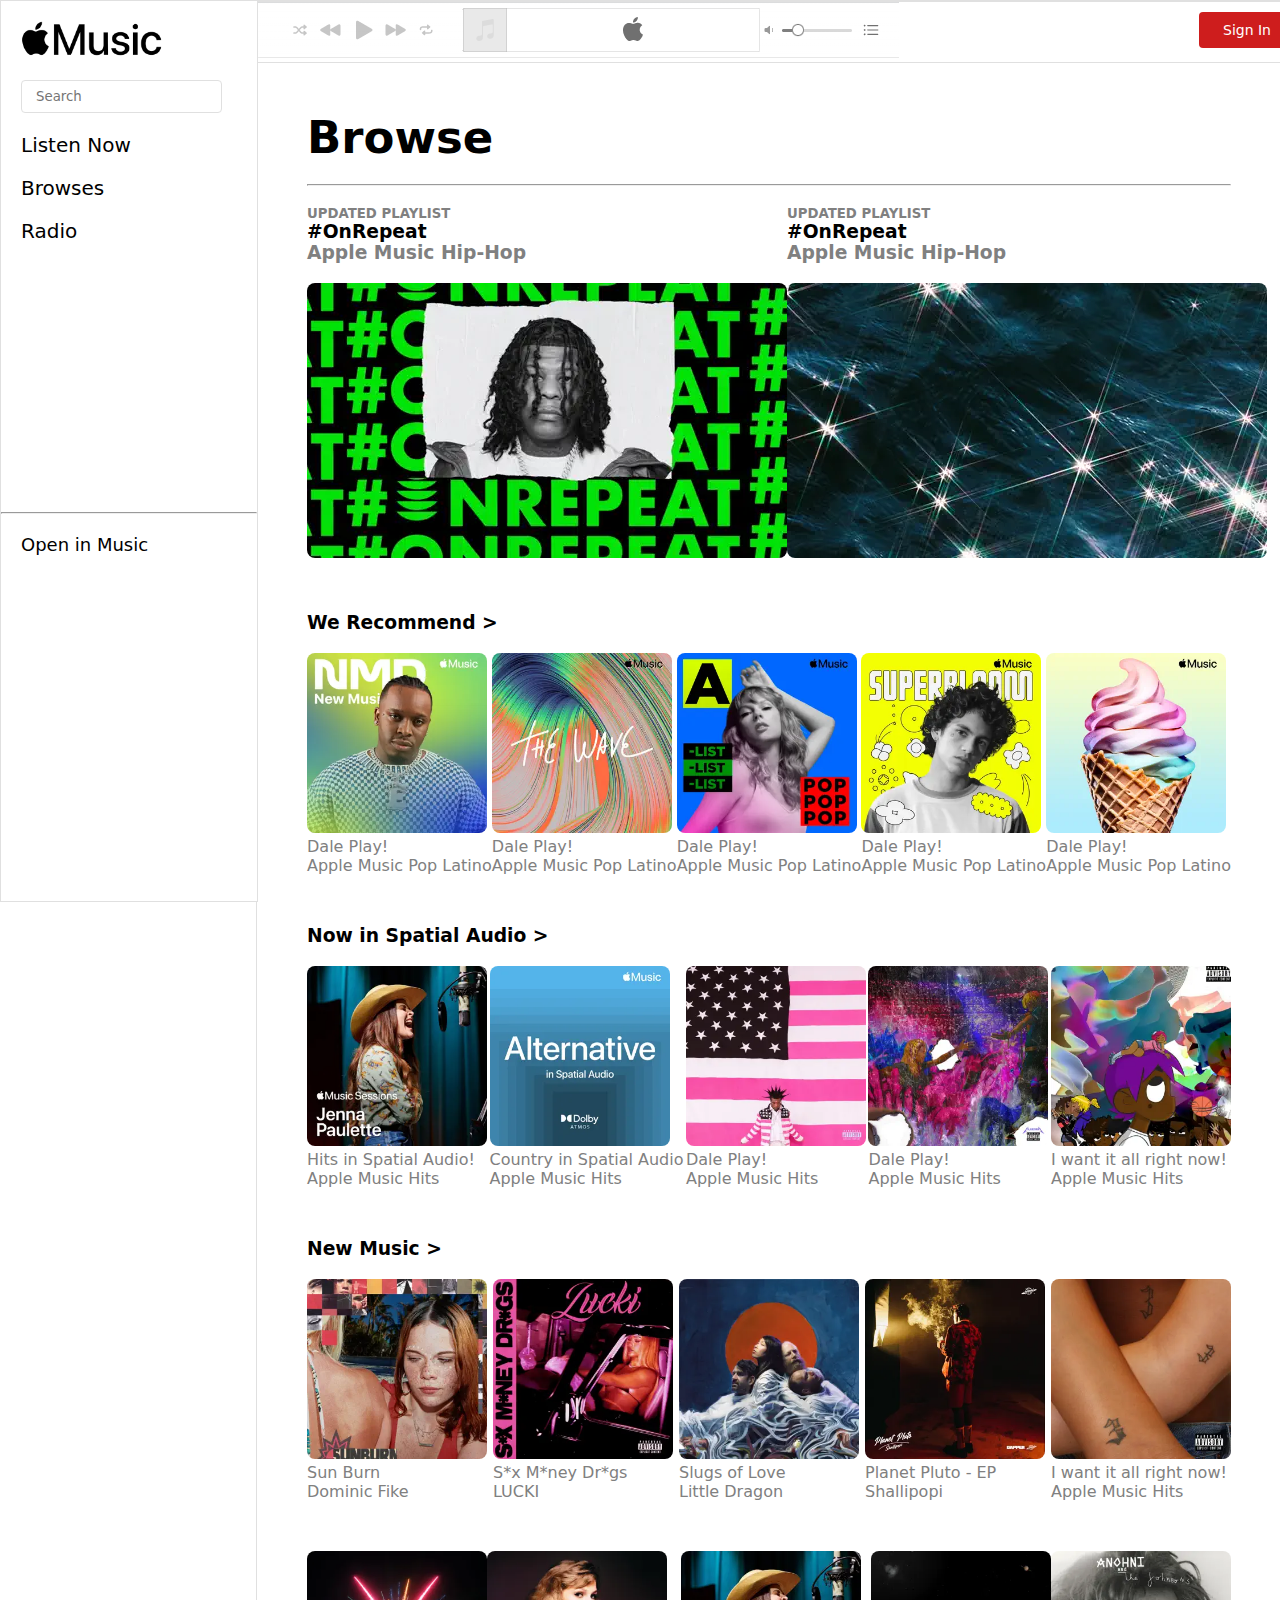
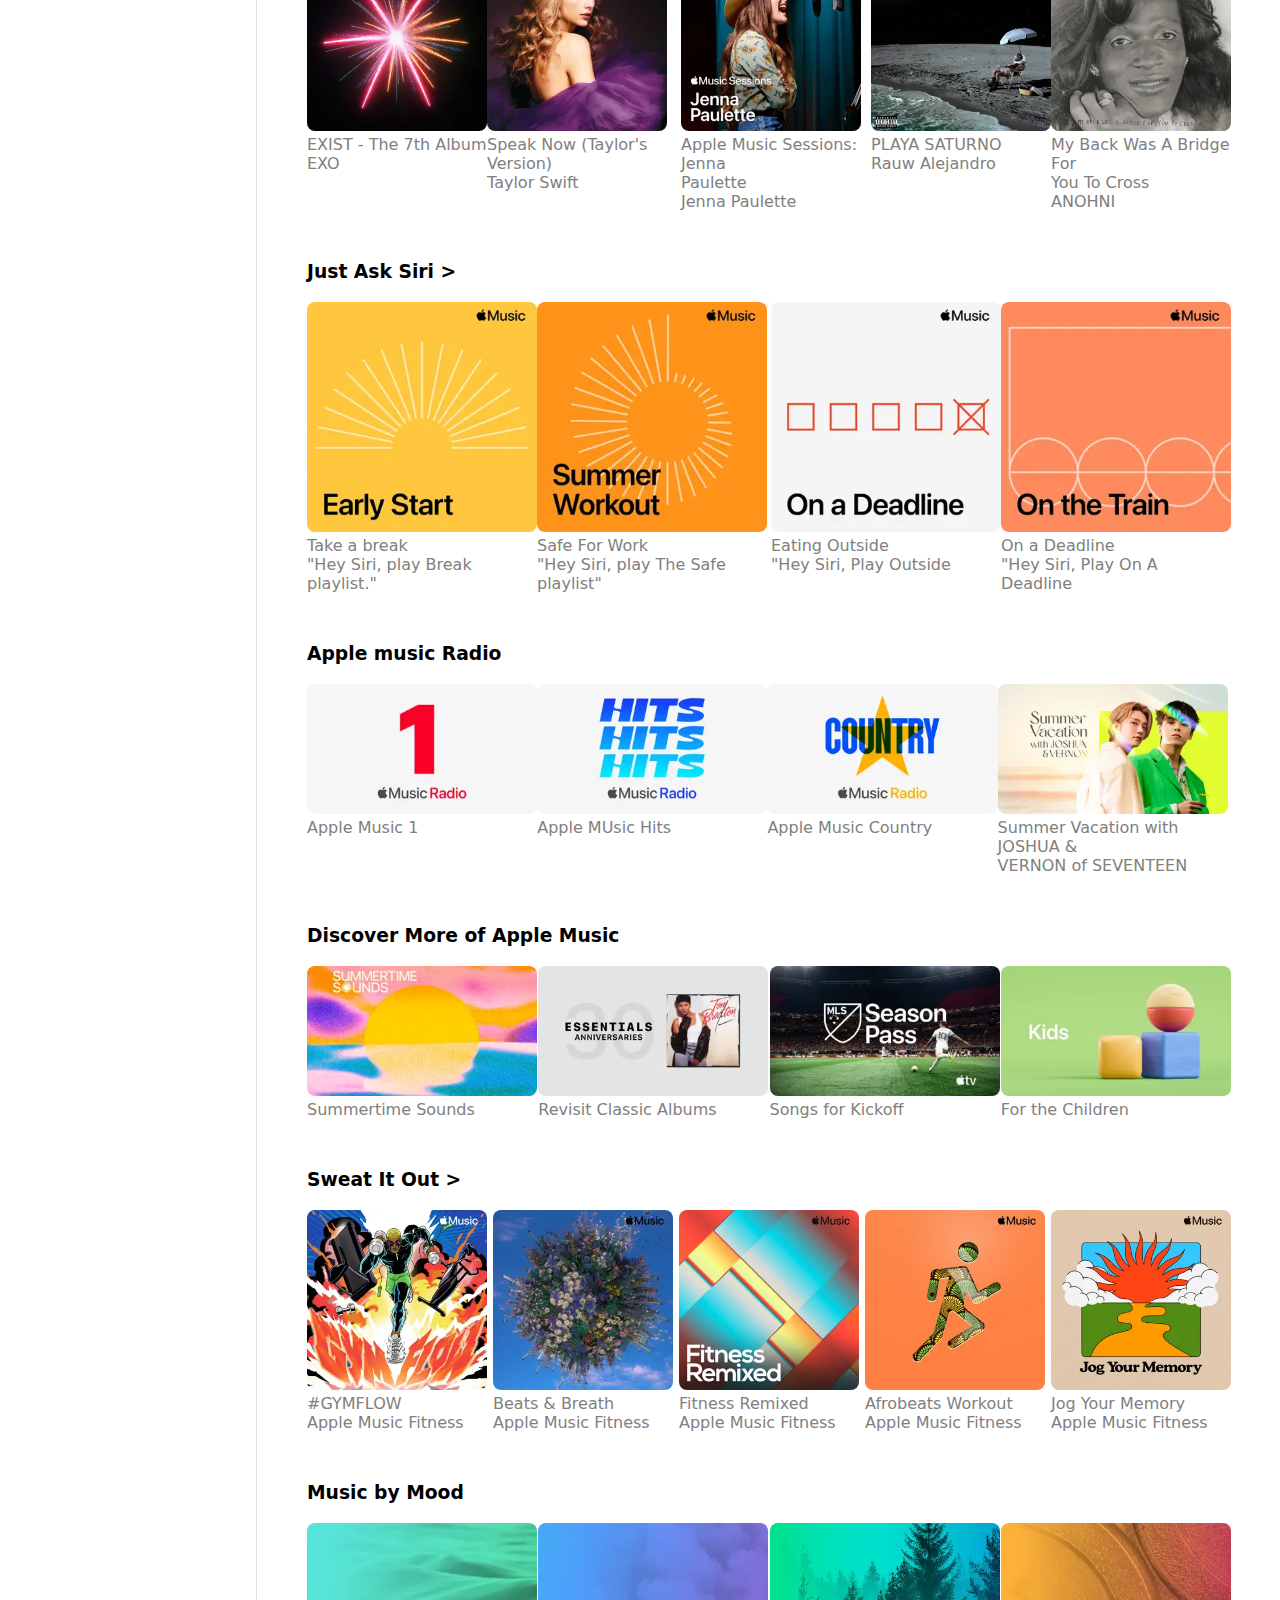
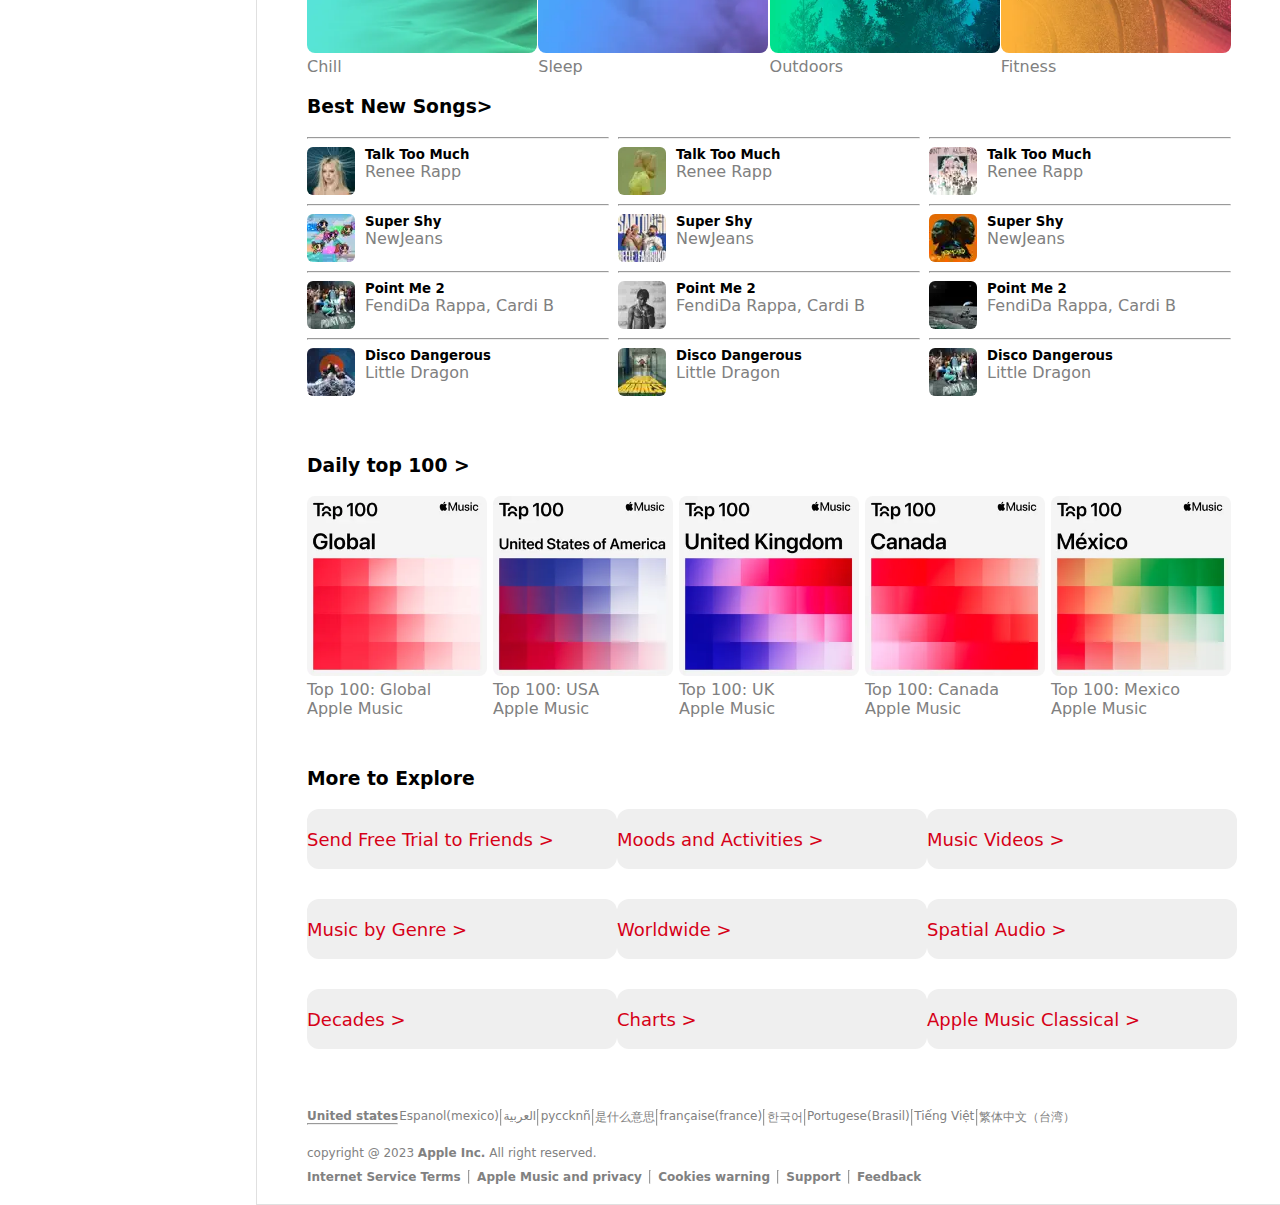
<file: index.html>
<!DOCTYPE html>
<html lang="en">
<head>
    <meta charset="UTF-8">
    <meta name="viewport" content="width=device-width, initial-scale=1.0">
    <title>Document</title>
    <link rel="stylesheet" href="./css/main.css">
</head>
<body>
    <div class="full_page">
        <div class="left">
            <div class="nav_logo">
                <img src="img/logo.png" alt="logo">
            </div>
            <input type="search" placeholder="Search">

            <div class="item_list">
               <ul>
                <li>Listen Now</li><br>
                <li>Browses</li><br>
                <li>Radio</li><br>
               </ul>
            </div>
            <div class="underline">
                <hr>
               <ul>
                <li>Open in Music</li>
               </ul>
            </div>
        </div>

        <div class="right">
            <div class="nav1">
                <div class="nav">
                     <div class="main_img">
                        <img src="img/player.PNG" alt="">

                        <div class="signing">
                            <button class="signn">Sign In</button>
                         </div>
                     </div>
                </div>

            </div>

            <div class="browse">
                <h2>Browse</h2>
                <hr class="lin">
            </div>

            <div class="section_two">
                <div class="slide_one">
                    <h5 class=" date list_tag">UPDATED PLAYLIST</h5>
                    <h3 class="on list_tag">#OnRepeat</h3>
                    <h3 class="app list_tag">Apple Music Hip-Hop</h3>
                    <div>
                        <img src="img/480x275sr.webp" alt="" class="apple">
                    </div>

                </div>

                <div class="slide_one">
                    <h5 class=" date list_tag">UPDATED PLAYLIST</h5>
                    <h3 class="on list_tag">#OnRepeat</h3>
                    <h3 class="app list_tag">Apple Music Hip-Hop</h3>
                    <div>
                        <img src="img/480x275sr (1) 2.webp" alt="" class="apple">
                    </div>

                </div>
            </div>

            <div class="section_three">
                <div class="we">
                   <h3> We Recommend ></h3>
                </div>
                <div class="section_three_images">
                  <div class="main_image">
                    <div>
                        <img src="img/316x316 recom 1.webp" alt="">
                    </div>
                    <p>Dale Play!</p>
                    <p>Apple Music Pop Latino</p>
                  </div>
                  <div class="main_image">
                    <div>
                        <img src="img/316x316SC.DN01 recom 2.webp" alt="">
                    </div>
                    <p>Dale Play!</p>
                    <p>Apple Music Pop Latino</p>
                  </div>
                  <div class="main_image">
                    <div>
                        <img src="img/316x316SC.DN01 recom 3.webp" alt="">
                    </div>
                    <p>Dale Play!</p>
                    <p>Apple Music Pop Latino</p>
                  </div>
                  <div class="main_image">
                    <div>
                        <img src="img/316x316SC.DN01 recom 4.webp" alt="">
                    </div>
                    <p>Dale Play!</p>
                    <p>Apple Music Pop Latino</p>
                  </div>
                  <div class="main_image">
                    <div>
                        <img src="img/316x316SC.DN01 recom 5.webp" alt="">
                    </div>
                    <p>Dale Play!</p>
                    <p>Apple Music Pop Latino</p>
                  </div>
                </div>

                <div class="section_three">
                    <div class="we">
                       <h3> Now in Spatial Audio ></h3>
                    </div>
                    <div class="section_three_images">
                      <div class="main_image">
                        <div>
                            <img src="img/316x316bb now 1.webp" alt="">
                        </div>
                        <p>Hits in Spatial Audio!</p>
                        <p>Apple Music Hits</p>
                      </div>
                      <div class="main_image">
                        <div>
                            <img src="img/316x316cc now 2.webp" alt="">
                        </div>
                        <p>Country in Spatial Audio</p>
                        <p>Apple Music Hits</p>
                      </div>
                      <div class="main_image">
                        <div>
                            <img src="img/316x316bb now 3.webp" alt="">
                        </div>
                        <p>Dale Play!</p>
                        <p>Apple Music Hits</p>
                      </div>
                      <div class="main_image">
                        <div>
                            <img src="img/316x316bb now 4.webp" alt="">
                        </div>
                        <p>Dale Play!</p>
                        <p>Apple Music Hits</p>
                      </div>
                      <div class="main_image">
                        <div>
                            <img src="img/316x316bb now 5.webp" alt="">
                        </div>
                        <p>I want it all right now!</p>
                        <p>Apple Music Hits</p>
                      </div>
                    </div>

                    <div class="section_three">
                        <div class="we">
                           <h3> New Music ></h3>
                        </div>
                        <div class="section_three_images">
                          <div class="main_image">
                            <div>
                                <img src="img/316x316bb new 1.webp" alt="">
                            </div>
                            <p>Sun Burn</p>
                            <p>Dominic Fike</p>
                          </div>
                          <div class="main_image">
                            <div>
                                <img src="img/316x316bb new 2.webp" alt="">
                            </div>
                            <p>S*x M*ney Dr*gs</p>
                            <p>LUCKI</p>
                          </div>
                          <div class="main_image">
                            <div>
                                <img src="img/316x316bb new 3.webp" alt="">
                            </div>
                            <p>Slugs of Love</p>
                            <p>Little Dragon</p>
                          </div>
                          <div class="main_image">
                            <div>
                                <img src="img/316x316bb new 4.webp" alt="">
                            </div>
                            <p>Planet Pluto - EP</p>
                            <p>Shallipopi</p>
                          </div>
                          <div class="main_image">
                            <div>
                                <img src="img/316x316bb new 5.webp" alt="">
                            </div>
                            <p>I want it all right now!</p>
                            <p>Apple Music Hits</p>
                          </div>
                        </div>

                        <div class="section_three">
                            <!-- <div class="we">
                               <h2> New Music</h2>
                            </div> -->
                            <div class="section_three_images">
                              <div class="main_image">
                                <div>
                                    <img src="img/316x316bb new 6.webp" alt="">
                                </div>
                                <p>EXIST - The 7th Album</p>
                                <p>EXO</p>
                              </div>
                              <div class="main_image">
                                <div>
                                    <img src="img/316x316bb new7.webp" alt="">
                                </div>
                                <p>Speak Now (Taylor's Version)</p>
                                <p>Taylor Swift</p>
                              </div>
                              <div class="main_image">
                                <div>
                                    <img src="img/316x316bb new 8.webp" alt="">
                                </div>
                                <p>Apple Music Sessions: Jenna</p>
                                <p>Paulette</p>
                                <p>Jenna Paulette</p>
                              </div>
                              <div class="main_image">
                                <div>
                                    <img src="img/316x316bb new 9.webp" alt="">
                                </div>
                                <p>PLAYA SATURNO</p>
                                <p>Rauw Alejandro</p>
                              </div>
                              <div class="main_image">
                                <div>
                                    <img src="img/316x316bb new 10.webp" alt="">
                                </div>
                                <p>My Back Was A Bridge For</p>
                                <p>You To Cross</p>
                                <p>ANOHNI</p>
                              </div>
                            </div>

                            <div class="section_three">
                                <div class="we">
                                   <h3> Just Ask Siri ></h3>
                                </div>
                                <div class="section_three_images_siri">
                                  <div class="main_image">
                                    <div>
                                        <img src="img/siri 1.webp" alt="">
                                    </div>
                                    <p>Take a break</p>
                                    <p>"Hey Siri, play Break playlist."</p>
                                  </div>
                                  <div class="main_image">
                                    <div>
                                        <img src="img/siri 2.webp" alt="">
                                    </div>
                                    <p>Safe For Work</p>
                                    <p>"Hey Siri, play The Safe playlist"</p>
                                  </div>
                                  <div class="main_image">
                                    <div>
                                        <img src="img/siri 3.webp" alt="">
                                    </div>
                                    <p>Eating Outside</p>
                                    <p>"Hey Siri, Play Outside</p>
                                  </div>
                                  <div class="main_image">
                                    <div>
                                        <img src="img/siri 4.webp" alt="">
                                    </div>
                                    <p>On a Deadline</p>
                                    <p>"Hey Siri, Play On A Deadline</p>
                                  </div>
                                </div>

                                <div class="section_three">
                                    <div class="we">
                                       <h3>Apple music Radio </h3>
                                    </div>
                                    <div class="section_three_images_radio">
                                      <div class="main_image">
                                        <div>
                                            <img src="img/radio1.webp" alt="">
                                        </div>
                                        <p>Apple Music 1</p>
                                      </div>
                                      <div class="main_image">
                                        <div>
                                            <img src="img/radio2.webp" alt="">
                                        </div>
                                        <p>Apple MUsic Hits</p>
                                      </div>
                                      <div class="main_image">
                                        <div>
                                            <img src="img/radio3.webp" alt="">
                                        </div>
                                        <p>Apple Music Country</p>
                                      </div>
                                      <div class="main_image">
                                        <div>
                                            <img src="img/radio4.webp" alt="">
                                        </div>
                                        <p>Summer Vacation with JOSHUA &</p>
                                        <P>VERNON of SEVENTEEN</P>
                                      </div>
                                    </div>

                                    <div class="section_three">
                                        <div class="we">
                                           <h3>Discover More of Apple Music</h3>
                                        </div>
                                        <div class="section_three_images_radio">
                                          <div class="main_image">
                                            <div>
                                                <img src="img/discover1.webp" alt="">
                                            </div>
                                            <p>Summertime Sounds</p>
                                          </div>
                                          <div class="main_image">
                                            <div>
                                                <img src="img/discover2.webp" alt="">
                                            </div>
                                            <p>Revisit Classic Albums</p>
                                          </div>
                                          <div class="main_image">
                                            <div>
                                                <img src="img/discover3.webp" alt="">
                                            </div>
                                            <p>Songs for Kickoff</p>
                                          </div>
                                          <div class="main_image">
                                            <div>
                                                <img src="img/discover4.webp" alt="">
                                            </div>
                                            <p>For the Children</p>
                                          </div>
                                        </div>

                                        <div class="section_three">
                                            <div class="we">
                                               <h3>Sweat It Out ></h3>
                                            </div>
                                            <div class="section_three_images">
                                              <div class="main_image">
                                                <div>
                                                    <img src="img/sweat.webp" alt="">
                                                </div>
                                                <p>#GYMFLOW</p>
                                                <p>Apple Music Fitness</p>
                                              </div>
                                              <div class="main_image">
                                                <div>
                                                    <img src="img/sweat2.webp" alt="">
                                                </div>
                                                <p>Beats & Breath</p>
                                                <p>Apple Music Fitness</p>
                                              </div>
                                              <div class="main_image">
                                                <div>
                                                    <img src="img/sweat3.webp" alt="">
                                                </div>
                                                <p>Fitness Remixed</p>
                                                <p>Apple Music Fitness</p>
                                              </div>
                                              <div class="main_image">
                                                <div>
                                                    <img src="img/sweat4.webp" alt="">
                                                </div>
                                                <p>Afrobeats Workout</p>
                                                <p>Apple Music Fitness</p>
                                              </div>
                                              <div class="main_image">
                                                <div>
                                                    <img src="img/sweat5.webp" alt="">
                                                </div>
                                                <p>Jog Your Memory</p>
                                                <p>Apple Music Fitness</p>
                                              </div>
                                            </div>

                                        <div class="section_three">
                                            <div class="we">
                                               <h3>Music by Mood</h3>
                                            </div>
                                            <div class="section_three_images_radio">
                                              <div class="main_image">
                                                <div>
                                                    <img src="img/mood1.webp" alt="">
                                                </div>
                                                <p>Chill</p>
                                              </div>
                                              <div class="main_image">
                                                <div>
                                                    <img src="img/mood2.webp" alt="">
                                                </div>
                                                <p>Sleep</p>
                                              </div>
                                              <div class="main_image">
                                                <div>
                                                    <img src="img/mood3.webp" alt="">
                                                </div>
                                                <p>Outdoors</p>
                                              </div>
                                              <div class="main_image">
                                                <div>
                                                    <img src="img/mood4.webp" alt="">
                                                </div>
                                                <p>Fitness</p>
                                              </div>
                                            </div>

                                            <div class="music_table">
                                                <div class="music_table1">
                                                    <h3>Best New Songs></h3>
                                                </div>
                                                <div class="music_table_flex">
                                                    <div class="master1">
                                                        <div class="best_new_songs">
                                                        <hr>
                                                        <div class="best_new_songs_div1">
                                                            <div class="jaey">
                                                                <img src="img/bestnew1.webp" alt="">
                                                            </div>
                                                            <div class="text">
                                                                <ul>
                                                                    <h5>Talk Too Much</h5>
                                                                    <p>Renee Rapp</p>
                                                                </ul>
                                                            </div>
                                                        </div>
                                                    </div>
                                                    <div class="best_new_songs">
                                                        <hr>
                                                        <div class="best_new_songs_div1">
                                                            <div class="jaey">
                                                                <img src="img/bestnew2.webp" alt="">
                                                            </div>
                                                            <div class="text">
                                                                <ul>
                                                                    <h5>Super Shy</h5>
                                                                    <p>NewJeans</p>
                                                                </ul>
                                                            </div>
                                                        </div>
                                                    </div>
                                                    <div class="best_new_songs">
                                                        <hr>
                                                        <div class="best_new_songs_div1">
                                                            <div class="jaey">
                                                                <img src="img/bestnew3.webp" alt="">
                                                            </div>
                                                            <div class="text">
                                                                <ul>
                                                                    <h5>Point Me 2</h5>
                                                                    <p>FendiDa Rappa, Cardi B</p>
                                                                </ul>
                                                            </div>
                                                        </div>
                                                    </div>
                                                    <div class="best_new_songs">
                                                        <hr>
                                                        <div class="best_new_songs_div1">
                                                            <div class="jaey">
                                                                <img src="img/bestnew4.webp" alt="">
                                                            </div>
                                                            <div class="text">
                                                                <ul>
                                                                    <h5>Disco Dangerous</h5>
                                                                    <p>Little Dragon</p>
                                                                </ul>
                                                            </div>
                                                        </div>
                                                    </div>
                                                </div>
                                                <div class="master1">
                                                    <div class="best_new_songs">
                                                    <hr>
                                                    <div class="best_new_songs_div1">
                                                        <div class="jaey">
                                                            <img src="img/bestnew5.webp" alt="">
                                                        </div>
                                                        <div class="text">
                                                            <ul>
                                                                <h5>Talk Too Much</h5>
                                                                <p>Renee Rapp</p>
                                                            </ul>
                                                        </div>
                                                    </div>
                                                </div>
                                                <div class="best_new_songs">
                                                    <hr>
                                                    <div class="best_new_songs_div1">
                                                        <div class="jaey">
                                                            <img src="img/bestnew6.webp" alt="">
                                                        </div>
                                                        <div class="text">
                                                            <ul>
                                                                <h5>Super Shy</h5>
                                                                <p>NewJeans</p>
                                                            </ul>
                                                        </div>
                                                    </div>
                                                </div>
                                                <div class="best_new_songs">
                                                    <hr>
                                                    <div class="best_new_songs_div1">
                                                        <div class="jaey">
                                                            <img src="img/bestnew7.webp" alt="">
                                                        </div>
                                                        <div class="text">
                                                            <ul>
                                                                <h5>Point Me 2</h5>
                                                                <p>FendiDa Rappa, Cardi B</p>
                                                            </ul>
                                                        </div>
                                                    </div>
                                                </div>
                                                <div class="best_new_songs">
                                                    <hr>
                                                    <div class="best_new_songs_div1">
                                                        <div class="jaey">
                                                            <img src="img/bestnew8.webp" alt="">
                                                        </div>
                                                        <div class="text">
                                                            <ul>
                                                                <h5>Disco Dangerous</h5>
                                                                <p>Little Dragon</p>
                                                            </ul>
                                                        </div>
                                                    </div>
                                                </div>
                                            </div>
                                            <div class="master1">
                                                <div class="best_new_songs">
                                                <hr>
                                                <div class="best_new_songs_div1">
                                                    <div class="jaey">
                                                        <img src="img/bestnew9.webp" alt="">
                                                    </div>
                                                    <div class="text">
                                                        <ul>
                                                            <h5>Talk Too Much</h5>
                                                            <p>Renee Rapp</p>
                                                        </ul>
                                                    </div>
                                                </div>
                                            </div>
                                            <div class="best_new_songs">
                                                <hr>
                                                <div class="best_new_songs_div1">
                                                    <div class="jaey">
                                                        <img src="img/bestnew10.webp" alt="">
                                                    </div>
                                                    <div class="text">
                                                        <ul>
                                                            <h5>Super Shy</h5>
                                                            <p>NewJeans</p>
                                                        </ul>
                                                    </div>
                                                </div>
                                            </div>
                                            <div class="best_new_songs">
                                                <hr>
                                                <div class="best_new_songs_div1">
                                                    <div class="jaey">
                                                        <img src="img/bestnew11.webp" alt="">
                                                    </div>
                                                    <div class="text">
                                                        <ul>
                                                            <h5>Point Me 2</h5>
                                                            <p>FendiDa Rappa, Cardi B</p>
                                                        </ul>
                                                    </div>
                                                </div>
                                            </div>
                                            <div class="best_new_songs">
                                                <hr>
                                                <div class="best_new_songs_div1">
                                                    <div class="jaey">
                                                        <img src="img/bestnew12.webp" alt="">
                                                    </div>
                                                    <div class="text">
                                                        <ul>
                                                            <h5>Disco Dangerous</h5>
                                                            <p>Little Dragon</p>
                                                        </ul>
                                                    </div>
                                                </div>
                                            </div>
                                        </div>
                                    </div>
                                </div>

                                <div class="section_three">
                                    <div class="we">
                                       <h3>Daily top 100 ></h3>
                                    </div>
                                    <div class="section_three_images">
                                      <div class="main_image">
                                        <div>
                                            <img src="img/daily 1.webp" alt="">
                                        </div>
                                        <p>Top 100: Global</p>
                                        <p>Apple Music</p>
                                      </div>
                                      <div class="main_image">
                                        <div>
                                            <img src="img/daily 2.webp" alt="">
                                        </div>
                                        <p>Top 100: USA</p>
                                        <p>Apple Music</p>
                                      </div>
                                      <div class="main_image">
                                        <div>
                                            <img src="img/daily 3.webp" alt="">
                                        </div>
                                        <p>Top 100: UK</p>
                                        <p>Apple Music</p>
                                      </div>
                                      <div class="main_image">
                                        <div>
                                            <img src="img/daily 4.webp" alt="">
                                        </div>
                                        <p>Top 100: Canada</p>
                                        <p>Apple Music</p>
                                      </div>
                                      <div class="main_image">
                                        <div>
                                            <img src="img/daily 5.webp" alt="">
                                        </div>
                                        <p>Top 100: Mexico</p>
                                        <p>Apple Music</p>
                                      </div>
                                    </div> 
                                </div>

                                <div class="music_buttons">
                                    <div>
                                        <h3>More to Explore</h3>
                                   </div>
                                   <div class="music_buttons_flex">
                                    <div class="music_buttons1">
                                        <div>
                                            <button>Send Free Trial to Friends      ></button>
                                        </div>
                                        <div>
                                            <button>Music by Genre          ></button>
                                        </div>
                                        <div>
                                            <button>Decades     ></button>
                                        </div>
                                    </div>
                                    <div class="music_buttons1">
                                        <div>
                                            <button>Moods and Activities        ></button>
                                        </div>
                                        <div>
                                            <button>Worldwide          ></button>
                                        </div>
                                        <div>
                                            <button>Charts      ></button>
                                        </div>
                                    </div>
                                    <div class="music_buttons1">
                                        <div>
                                            <button>Music Videos        ></button>
                                        </div>
                                        <div>
                                            <button>Spatial Audio          ></button>
                                        </div>
                                        <div>
                                            <button>Apple Music Classical       ></button>
                                        </div>
                                    </div>
                                   </div>
                                </div>
                            </div>

                            <div class="footer_base_one">
                                <ul class="base">
                                   <b><li>United states</li><hr></b> 
                                    <li>Espanol(mexico)</li><hr>
                                    <li>العربية</li><hr>
                                    <li>pyccknñ</li><hr>
                                    <li>是什么意思</li><hr>
                                    <li>française(france)</li><hr>
                                    <li> 한국어</li><hr>
                                    <li>Portugese(Brasil)</li><hr>
                                    <li> Tiếng Việt</li><hr>
                                    <li>繁体中文（台湾）</li>
                                </ul>
                            </div>

                            <div class="copyright">
                                copyright @ 2023 <b>Apple Inc.</b> All right reserved. 
                            </div>

                            <div class="base_two">
                            <ul class="base_two0">
                              <b><li>Internet Service Terms</li></b><hr>
                              <b><li>Apple Music and privacy</li></b><hr>
                              <b><li>Cookies warning</li></b><hr>
                              <b><li>Support</li></b><hr>
                              <b><li>Feedback</li></b>
                            </ul>
                          </div>




    </div>
    
</body>
</html>
</file>
<file: css/main.css>
*{
    margin: 0;
    padding: 0;
    font-family: system-ui, -apple-system, BlinkMacSystemFont, 'Segoe UI', Roboto, Oxygen, Ubuntu, Cantarell, 'Open Sans', 'Helvetica Neue', sans-serif;
}

/* nav starts here */
.full_page{
    width: 100%;
    display: flex;
}
.left{
    width: 20%;
    background-color: white;
    height: 100%;
    position: fixed;
    border: 1.5px solid rgb(224, 224, 224);
}
.nav_logo img{
    height: 35px;
    margin-top: 20px;
    margin-left: 20px;
}
.left input{
    margin-left: 20px;
    margin-top: 20px;
    padding: 8px 14px 8px 14px ;
    border-radius: 4px;
    border: 1px solid rgb(224, 224, 224);
}
.item_list{
    margin-top: 20px;
    margin-left: 20px;
}
.item_list li{
    list-style: none;
    font-size: 20px;
}
.underline{
    margin-top: 250px;
}
.underline li{
    margin-left: 20px;
    margin-top: 20px;
    list-style: none;
    font-size: 18px;
    
}
.right{
    margin-left: 20%;
    width: 80%;
    background-color: rgba(245, 245, 220, 0);
    /* height: 4000px; */
    border: 1.5px solid rgb(224, 224, 224);
}
.nav{
    height: 60px;
    width: 100%;
    position: fixed;
    background-color: white;
    border: 1.5px solid rgb(224, 224, 224);
}
.nav1{
    height: 60px;
    width: 100%;
    background-color: white;
}
.main_img{
    display: flex;
}
.signing{
    margin-top: 10px;
    margin-left: 300px;
}
.signn{
    padding: 10px 24px 10px 24px;
    border-radius: 4px;
    border: none;
    background-color: rgb(206, 29, 29);
    color: white;
    font-size: 14px;
}

.browse{
    margin-top: 50px;
    margin-left: 50px;
    font-size: 30px;
}
.lin{
    margin-top: 20px;
    margin-right: 50px;
}
/* nav ends here */

/* section_two starts here */
.section_two{
    display: flex;
    justify-content: space-between;
    margin-left: 50px;
    margin-right: 50px;
    margin-top: 20px;
}
.apple{
    margin-top: 20px;
    border-radius: 8px;
}
.date{
    color: gray;
}
.app{
    color: gray;
}
/* section_two ends here */

/* section_three starts here */
.section_three{
    margin-top: 50px;
}
.we{
    margin-left: 50px;
}
.section_three_images{
    margin-left: 50px;
    margin-top: 20px;
    margin-right: 50px;
    display: flex;
    justify-content: space-between;

}
.section_three_images img{
    border-radius: 8px;
    height: 180px;

}
.section_three_images p{
    color: gray;
}
.section_three_images_siri img{
    border-radius: 8px;
    height: 230px;
}
.section_three_images_siri{
    margin-left: 50px;
    margin-top: 20px;
    margin-right: 50px;
    display: flex;
    justify-content: space-between;
}
.section_three_images_radio{
    margin-left: 50px;
    margin-top: 20px;
    margin-right: 50px;
    display: flex;
    justify-content: space-between;
}
.section_three_images_radio img{
    border-radius: 8px;
    height: 130px;
}
.section_three_images_radio p{
    color: gray;
}
.section_three_images_siri p{
    color: gray;
}

/* section_three ends here */

/* Music table starts here */


.music_table{
    margin-top: 20px;
    margin-left: 50px;
    margin-right: 50px;
}
.music_table1{
    margin-bottom: 20px;
}
.best_new_songs hr{
    margin-bottom: 8px;
    width: 300px;
    color: gray;
    border: thin 1px;
}
.jaey img{
    border-radius: 6px;
    margin-right: 10px;
    margin-bottom: 5px;
}
.best_new_songs_div1{
    display: flex;
}
.text p{
    color: gray;
}
.music_table_flex{
    display: flex;
    justify-content: space-between;
}

/* Music table starts here */

.music_buttons{
    margin-top: 50px;
    margin-left: 50px;
    margin-right: 50px;
    margin-bottom: 50px;
}
.music_buttons_flex{
    display: flex;
    justify-content: space-between;
}
.music_buttons1 button{
     width: 310px;
     text-align: justify;
     margin-top: 20px;
     margin-bottom: 10px;
     height: 60px;
     font-size: 18px;
     font-weight: 400;
     border-radius: 12px;
     border: transparent;
     color: #D60017;
}
.footer_base_one{
    margin-left: 50px;
    margin-right: 50px;
    margin-bottom: 20px;
    width: 75%;
}
.base {
    display: flex;
    justify-content: space-between;
    list-style: none;

}
.base li{
    color: rgb(129, 129, 129);
    font-size: 12px;
}
.copyright{
    font-size: 12px;
    margin-left: 50px;
    margin-right: 50px;
    color: rgb(129, 129, 129);
}.base_two0{
    list-style: none;
    display: flex;
    color: rgb(129, 129, 129);
    font-size: 12px;
    justify-content: space-between;
}
.base_two{
    width: 60%;
    font-size: 12px;
    margin-left: 50px;
    margin-right: 50px;
    color: rgb(129, 129, 129);
    margin-top: 10px;  
    margin-bottom: 20px;
}
</file>
